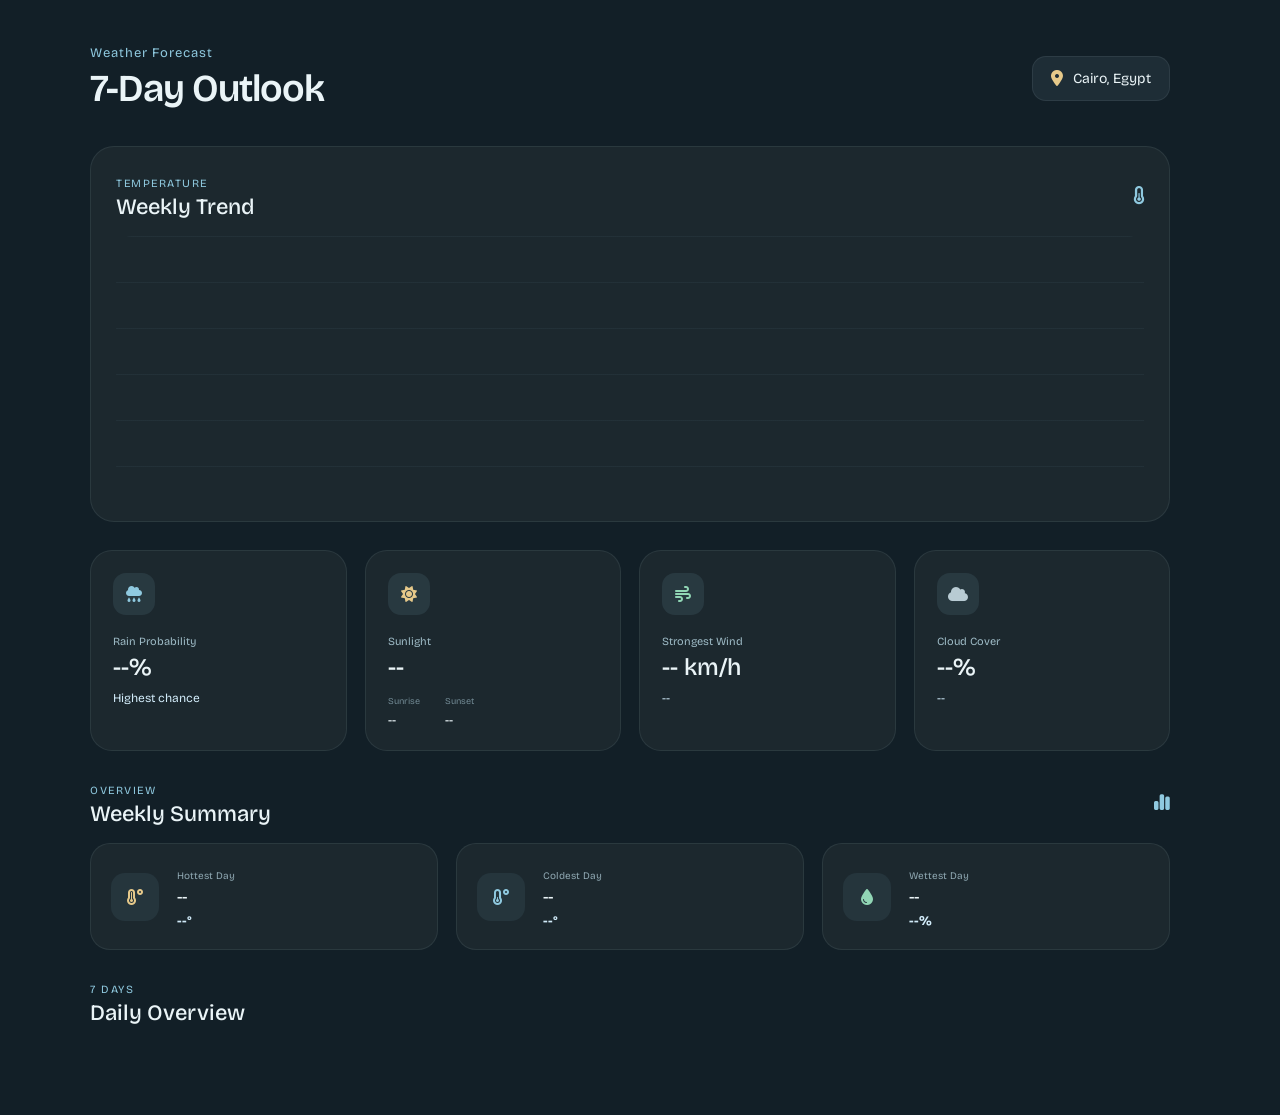
<file: forecast.html>
<!DOCTYPE html>
<html lang="en">

<head>
    <meta charset="UTF-8">
    <meta name="viewport" content="width=device-width, initial-scale=1.0">

    <title>Forecast</title>

    <link
        rel="stylesheet"
        href="https://cdnjs.cloudflare.com/ajax/libs/font-awesome/6.7.2/css/all.min.css"
    >

    <link rel="preconnect" href="https://fonts.googleapis.com">
    <link rel="preconnect" href="https://fonts.gstatic.com" crossorigin>

    <link
        href="https://fonts.googleapis.com/css2?family=Bricolage+Grotesque:opsz,wght@12..96,200..800&display=swap"
        rel="stylesheet"
    >

    <link rel="stylesheet" href="./assets/css/forecast.css">
</head>

<body>

    <main class="forecast-page">

        <header class="forecast-header">

            <div>
                <p>Weather Forecast</p>
                <h1>7-Day Outlook</h1>
            </div>

            <div class="forecast-location">
                <i class="fa-solid fa-location-dot"></i>
                <span class="forecast-city">Cairo, Egypt</span>
            </div>

        </header>


        <section class="temperature-section">

            <div class="section-title">
                <div>
                    <span>Temperature</span>
                    <h2>Weekly Trend</h2>
                </div>

                <i class="fa-solid fa-temperature-half"></i>
            </div>

            <div class="temperature-chart">
                <div class="chart-placeholder"></div>
            </div>

        </section>


        <section class="forecast-grid">

            <div class="forecast-card rain-card">

                <div class="card-icon">
                    <i class="fa-solid fa-cloud-rain"></i>
                </div>

                <div>
                    <span>Rain Probability</span>
                    <h2 class="rain-value">--%</h2>
                </div>

                <p class="rain-day">Highest chance</p>

            </div>


            <div class="forecast-card sun-card">

                <div class="card-icon">
                    <i class="fa-solid fa-sun"></i>
                </div>

                <div>
                    <span>Sunlight</span>
                    <h2 class="sun-duration">--</h2>
                </div>

                <div class="sun-times">
                    <div>
                        <small>Sunrise</small>
                        <strong class="sunrise">--</strong>
                    </div>

                    <div>
                        <small>Sunset</small>
                        <strong class="sunset">--</strong>
                    </div>
                </div>

            </div>


            <div class="forecast-card wind-card">

                <div class="card-icon">
                    <i class="fa-solid fa-wind"></i>
                </div>

                <div>
                    <span>Strongest Wind</span>
                    <h2 class="wind-value">-- km/h</h2>
                </div>

                <p class="wind-day">--</p>

            </div>


            <div class="forecast-card cloud-card">

                <div class="card-icon">
                    <i class="fa-solid fa-cloud"></i>
                </div>

                <div>
                    <span>Cloud Cover</span>
                    <h2 class="cloud-value">--%</h2>
                </div>

                <p class="cloud-day">--</p>

            </div>

        </section>


        <section class="weekly-summary">

            <div class="section-title">

                <div>
                    <span>Overview</span>
                    <h2>Weekly Summary</h2>
                </div>

                <i class="fa-solid fa-chart-simple"></i>

            </div>


            <div class="summary-grid">

                <div class="summary-item hottest">

                    <div class="summary-icon">
                        <i class="fa-solid fa-temperature-high"></i>
                    </div>

                    <div>
                        <span>Hottest Day</span>
                        <h3 class="hottest-day">--</h3>
                        <strong class="hottest-temp">--°</strong>
                    </div>

                </div>


                <div class="summary-item coldest">

                    <div class="summary-icon">
                        <i class="fa-solid fa-temperature-low"></i>
                    </div>

                    <div>
                        <span>Coldest Day</span>
                        <h3 class="coldest-day">--</h3>
                        <strong class="coldest-temp">--°</strong>
                    </div>

                </div>


                <div class="summary-item wettest">

                    <div class="summary-icon">
                        <i class="fa-solid fa-droplet"></i>
                    </div>

                    <div>
                        <span>Wettest Day</span>
                        <h3 class="wettest-day">--</h3>
                        <strong class="wettest-value">--%</strong>
                    </div>

                </div>

            </div>

        </section>


        <section class="daily-overview">

            <div class="section-title">

                <div>
                    <span>7 Days</span>
                    <h2>Daily Overview</h2>
                </div>

            </div>

            <div class="forecast-days"></div>

        </section>

    </main>

<script src="./assets/js/profile.js"></script>
    <script type="module" src="./assets/js/forecast.js"></script>

</body>

</html>
</file>
<file: assets/css/forecast.css>
* {
    margin: 0;
    padding: 0;
    box-sizing: border-box;
}

body {
    font-family: "Bricolage Grotesque", sans-serif;
    background: #121f27;
    color: #eaf4f7;
}

.forecast-page {
    width: calc(100% - 120px);
    margin-left: 50px;
    padding: 45px 40px;
    min-height: 100vh;
}


.forecast-header {
    display: flex;
    justify-content: space-between;
    align-items: center;
    margin-bottom: 35px;
}

.forecast-header p {
    color: #8fc9df;
    font-size: 13px;
    letter-spacing: 1px;
    margin-bottom: 5px;
}

.forecast-header h1 {
    font-size: 38px;
    font-weight: 600;
    letter-spacing: -1px;
}

.forecast-location {
    display: flex;
    align-items: center;
    gap: 10px;
    padding: 13px 18px;
    border-radius: 14px;
    background: rgba(67, 88, 99, 0.25);
    border: 1px solid rgba(209, 235, 249, 0.08);
    
 transition: 0.3s;
}

.forecast-location i {
    color: #e6c98a;
}

.forecast-location span {
    font-size: 14px;
}
.forecast-location:hover{
    border: 1px solid rgba(209, 235, 249, 0.897);

   box-shadow: 0 5px 10px #2c3940;
}

.temperature-section,
.weekly-summary,
.daily-overview {
    margin-bottom: 28px;
}

.section-title {
    display: flex;
    justify-content: space-between;
    align-items: center;
    margin-bottom: 16px;
}

.section-title span {
    font-size: 11px;
    color: #8fc9df;
    text-transform: uppercase;
    letter-spacing: 1.5px;
}

.section-title h2 {
    font-size: 22px;
    font-weight: 500;
    margin-top: 3px;
}

.section-title > i {
    font-size: 18px;
    color: #8fc9df;
}


.temperature-section {
    padding: 25px;
    border-radius: 24px;
    background: rgba(35, 46, 52, 0.65);
    border: 1px solid rgba(209, 235, 249, 0.08);
}

.temperature-chart {
    height: 260px;
    position: relative;
    overflow: hidden;
    border-radius: 16px;
    background:
        linear-gradient(
            to bottom,
            rgba(143, 201, 223, 0.05) 1px,
            transparent 1px
        );
    background-size: 100% 46px;
}

.chart-placeholder {
    position: absolute;
    left: 0;
    right: 0;
    top: 15px;
    bottom: 10px;
}

.chart-placeholder svg {
    width: 100%;
    height: 100%;
    overflow: visible;
}

.chart-temperature {
    fill: #e6c98a;
    font-size: 14px;
    font-family: "Bricolage Grotesque", sans-serif;
    font-weight: 500;
}

.chart-day {
    fill: #9ebbc6;
    font-size: 12px;
    font-family: "Bricolage Grotesque", sans-serif;
}

.forecast-grid {
    display: grid;
    grid-template-columns: repeat(4, 1fr);
    gap: 18px;
    margin-bottom: 28px;
}

.forecast-card {
    min-height: 185px;
    padding: 22px;
    border-radius: 22px;
    background: rgba(35, 46, 52, 0.65);
    border: 1px solid rgba(209, 235, 249, 0.08);
    transition: 0.3s ease;
}

.forecast-card:hover {
    transform: translateY(-5px);
    border-color: rgba(143, 201, 223, 0.25);
    box-shadow: 0 18px 35px rgba(0, 0, 0, 0.25);
}

.card-icon {
    width: 42px;
    height: 42px;
    display: flex;
    align-items: center;
    justify-content: center;
    border-radius: 13px;
    margin-bottom: 20px;
    background: rgba(143, 201, 223, 0.1);
    color: #8fc9df;
}

.forecast-card span {
    display: block;
    color: #9ebbc6;
    font-size: 11px;
    margin-bottom: 5px;
}

.forecast-card h2 {
    font-size: 24px;
    font-weight: 500;
}

.forecast-card p {
    margin-top: 10px;
    color: #d1ebf9;
    font-size: 12px;
}

.rain-card .card-icon {
    color: #8fc9df;
}

.sun-card .card-icon {
    color: #e6c98a;
}

.wind-card .card-icon {
    color: #91d6b5;
}

.cloud-card .card-icon {
    color: #b8cbd3;
}


/* Sun */

.sun-times {
    display: flex;
    gap: 25px;
    margin-top: 15px;
}

.sun-times small {
    display: block;
    color: #718993;
    font-size: 9px;
    margin-bottom: 3px;
}

.sun-times strong {
    font-size: 12px;
    font-weight: 500;
}


/* Summary */

.summary-grid {
    display: grid;
    grid-template-columns: repeat(3, 1fr);
    gap: 18px;
}

.summary-item {
    display: flex;
    align-items: center;
    gap: 18px;
    padding: 20px;
    border-radius: 20px;
    background: rgba(35, 46, 52, 0.65);
    border: 1px solid rgba(209, 235, 249, 0.08);
    transition: 0.3s ease;
}

.summary-item:hover {
    transform: translateY(-4px);
    border-color: rgba(143, 201, 223, 0.2);
}

.summary-icon {
    width: 48px;
    height: 48px;
    flex-shrink: 0;
    display: flex;
    align-items: center;
    justify-content: center;
    border-radius: 14px;
    background: rgba(143, 201, 223, 0.08);
}

.summary-item span {
    font-size: 10px;
    color: #8fa8b2;
}

.summary-item h3 {
    font-size: 16px;
    font-weight: 500;
    margin: 4px 0;
}

.summary-item strong {
    font-size: 13px;
    color: #d1ebf9;
}

.hottest .summary-icon {
    color: #e6c98a;
}

.coldest .summary-icon {
    color: #8fc9df;
}

.wettest .summary-icon {
    color: #91d6b5;
}


/* Daily Overview */

.forecast-days {
    display: grid;
    grid-template-columns: repeat(7, 1fr);
    gap: 12px;
}

.day-card {
    padding: 18px 12px;
    text-align: center;
    border-radius: 18px;
    background: rgba(35, 46, 52, 0.65);
    border: 1px solid rgba(209, 235, 249, 0.08);
    transition: 0.3s ease;
}

.day-card:hover {
    transform: translateY(-4px);
    border-color: rgba(143, 201, 223, 0.25);
}

.day-card .day-name {
    font-size: 11px;
    color: #9ebbc6;
    margin-bottom: 12px;
}

.day-card i {
    font-size: 25px;
    color: #e6c98a;
    margin-bottom: 12px;
}

.day-card .day-temp {
    font-size: 18px;
    margin-bottom: 4px;
}

.day-card .day-min {
    font-size: 11px;
    color: #718993;
}

.day-card .rain {
    margin-top: 10px;
    font-size: 10px;
    color: #8fc9df;
}


/* Responsive */

@media (max-width: 1100px) {

    .forecast-grid {
        grid-template-columns: repeat(2, 1fr);
    }

    .forecast-days {
        grid-template-columns: repeat(4, 1fr);
    }
}

@media (max-width: 700px) {

    .forecast-page {
        width: 100%;
        margin-left: 0;
        padding: 25px 18px;
    }

    .forecast-header {
        align-items: flex-start;
        flex-direction: column;
        gap: 15px;
    }

    .forecast-header h1 {
        font-size: 30px;
    }

    .forecast-grid {
        grid-template-columns: 1fr;
    }

    .summary-grid {
        grid-template-columns: 1fr;
    }

    .forecast-days {
        grid-template-columns: repeat(2, 1fr);
    }

    .temperature-section {
        padding: 18px;
    }
}
.temperature-point {
    position: absolute;
    width: 12px;
    height: 12px;
    border-radius: 50%;
    background: #e6c98a;
    transform: translate(-50%, -50%);
}

.temperature-point span {
    position: absolute;
    bottom: 15px;
    left: 50%;
    transform: translateX(-50%);
    font-size: 10px;
    color: #d1ebf9;
    white-space: nowrap;
}
</file>
